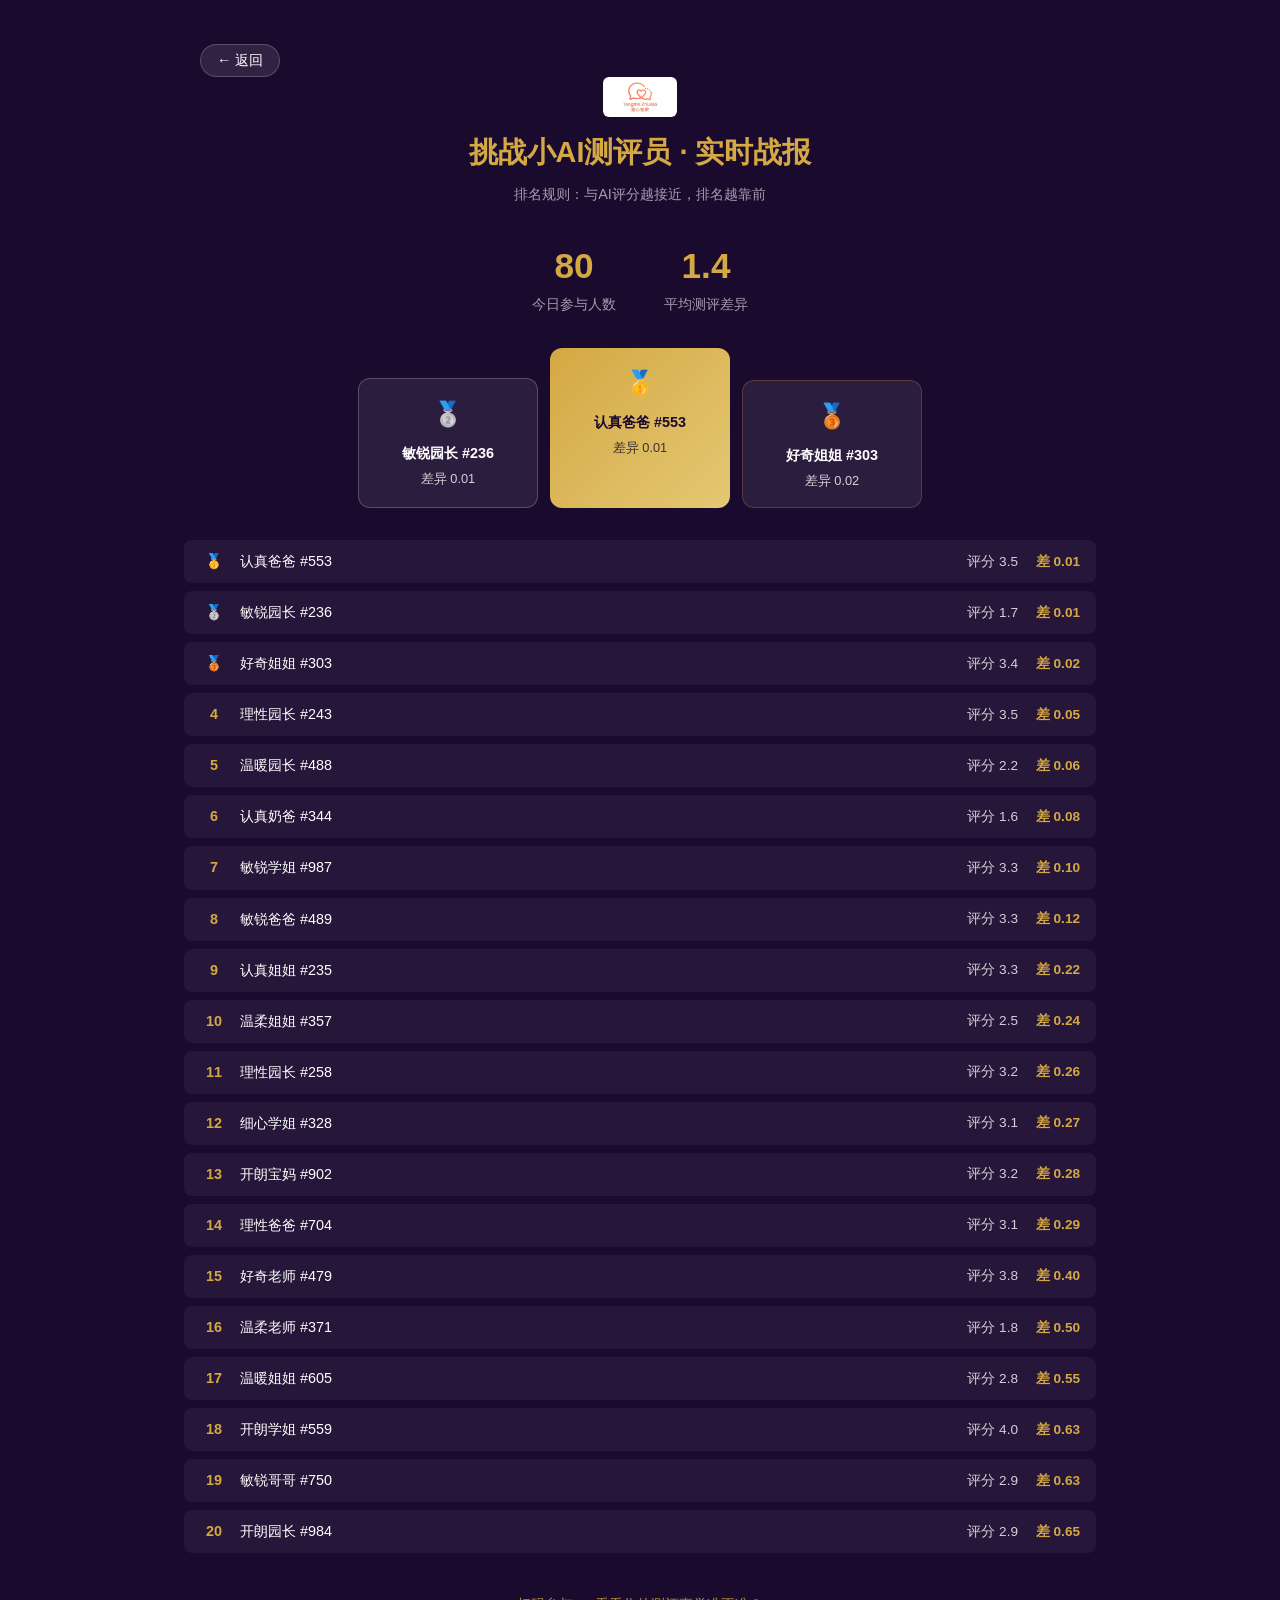
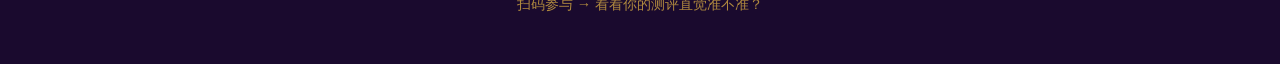
<file: leaderboard.html>
<!DOCTYPE html>
<html lang="zh-CN">
<head>
  <meta charset="UTF-8">
  <meta name="viewport" content="width=device-width, initial-scale=1.0">
  <title>挑战小AI测评员 · 实时战报 | 童心智教</title>
  <link rel="stylesheet" href="css/style.css">
  <style>
    body {
      margin: 0;
      background: #1A0A2E;
      color: #fff;
      font-family: -apple-system, BlinkMacSystemFont, "Segoe UI", "PingFang SC",
        "Hiragino Sans GB", "Microsoft YaHei", sans-serif;
      overflow: hidden;
      height: 100vh;
    }
  </style>
</head>
<body class="leaderboard-page">
  <div class="lb-container">
    <div class="lb-back-bar">
      <button class="lb-back-btn" onclick="history.back()">← 返回</button>
    </div>

    <header class="lb-header">
      <img src="assets/logo/童心智教logo.jpg" alt="童心智教" class="lb-header-logo">
      <h1>挑战小AI测评员 · 实时战报</h1>
      <p>排名规则：与AI评分越接近，排名越靠前</p>
    </header>

    <div class="lb-stats">
      <div class="lb-stat">
        <div class="lb-stat-value" id="lb-count">0</div>
        <div class="lb-stat-label">今日参与人数</div>
      </div>
      <div class="lb-stat">
        <div class="lb-stat-value" id="lb-avg-gap">0.0</div>
        <div class="lb-stat-label">平均测评差异</div>
      </div>
    </div>

    <div id="lb-podium" class="lb-podium" style="display:none;"></div>

    <div id="lb-list" class="lb-list" style="display:none;"></div>

    <div id="lb-loading" class="lb-loading">
      <div class="lb-loading-spinner"></div>
      <p>正在加载排行榜...</p>
    </div>

    <div class="lb-marquee">扫码参与 → 看看你的测评直觉准不准？</div>
  </div>

  <!-- Local Libraries -->
  <script src="js/lib/chart.umd.min.js"></script>

  <!-- App Scripts -->
  <script src="js/app.js"></script>
  <script src="js/leaderboard.js"></script>
  <script>
    function waitForApp() {
      if (window.App && App.Leaderboard && App.StorageManager) {
        // Also wait for data to be loaded (seed-leaderboard fetch)
        waitForData();
      } else {
        setTimeout(waitForApp, 100);
      }
    }

    function waitForData() {
      var data = App.Leaderboard.getData();
      if (data && data.length > 0) {
        initLeaderboard();
      } else {
        setTimeout(waitForData, 200);
      }
    }

    function initLeaderboard() {
      var podium = document.getElementById('lb-podium');
      var list = document.getElementById('lb-list');
      var countEl = document.getElementById('lb-count');
      var avgGapEl = document.getElementById('lb-avg-gap');
      var loading = document.getElementById('lb-loading');

      // Hide loading, show content
      if (loading) loading.style.display = 'none';
      podium.style.display = '';
      list.style.display = '';

      function refresh() {
        App.Leaderboard.renderPodium(podium);
        App.Leaderboard.renderList(list, 20);
        App.Leaderboard.renderStats(countEl, avgGapEl);
      }

      refresh();

      // Auto refresh every 10 seconds
      setInterval(refresh, 10000);

      // Cross-tab update via storage event
      window.addEventListener('storage', function (e) {
        if (e.key && e.key.indexOf('acr_') === 0) {
          refresh();
        }
      });
    }

    if (document.readyState === 'loading') {
      document.addEventListener('DOMContentLoaded', waitForApp);
    } else {
      waitForApp();
    }
  </script>
</body>
</html>
</file>
<file: css/style.css>
/* ============================================
   AI Classroom Rater — Design System
   ============================================ */

/* --- Design Tokens --- */
:root {
  --color-primary: #5B2C86;
  --color-primary-light: #7B4CA6;
  --color-primary-lighter: #EDE5F4;
  --color-primary-dark: #3B1C66;
  --color-accent: #D4A843;
  --color-accent-light: #F5ECD7;
  --color-accent-dark: #B48823;
  --color-success: #7ED321;
  --color-warning: #F5A623;
  --color-error: #E74C3C;
  --color-bg: #F8F9FA;
  --color-surface: #FFFFFF;
  --color-text: #333333;
  --color-text-secondary: #888888;
  --color-border: #E5E7EB;
  --color-dark-bg: #1A0A2E;
  --color-star: #F5A623;
  --color-star-empty: #D1D5DB;

  --font-family: -apple-system, BlinkMacSystemFont, "Segoe UI", "PingFang SC",
    "Hiragino Sans GB", "Microsoft YaHei", sans-serif;

  --radius-card: 12px;
  --radius-btn: 8px;
  --radius-full: 9999px;

  --shadow-sm: 0 1px 3px rgba(0,0,0,0.06);
  --shadow-md: 0 2px 12px rgba(0,0,0,0.08);
  --shadow-lg: 0 8px 30px rgba(0,0,0,0.12);

  --touch-target: 44px;
  --max-width: 480px;
}

/* --- Reset --- */
*, *::before, *::after {
  box-sizing: border-box;
  margin: 0;
  padding: 0;
}

html {
  font-size: 16px;
  -webkit-tap-highlight-color: transparent;
}

body {
  font-family: var(--font-family);
  background: var(--color-bg);
  color: var(--color-text);
  min-height: 100dvh;
  overflow-x: hidden;
  -webkit-font-smoothing: antialiased;
  line-height: 1.6;
}

img {
  max-width: 100%;
  height: auto;
  display: block;
}

button {
  font-family: inherit;
  cursor: pointer;
  border: none;
  background: none;
  -webkit-appearance: none;
  appearance: none;
}

/* --- Page System --- */
.page {
  display: none;
  min-height: 100dvh;
  max-width: var(--max-width);
  margin: 0 auto;
  padding: 0 20px;
}

.page.active {
  display: flex;
  flex-direction: column;
  animation: pageIn var(--transition-base) forwards;
}

@keyframes pageIn {
  from { opacity: 0; transform: translateY(12px); }
  to   { opacity: 1; transform: translateY(0); }
}

/* --- Buttons --- */
.btn-primary {
  background: linear-gradient(135deg, var(--color-primary), var(--color-primary-light));
  color: #fff;
  font-size: 1rem;
  font-weight: 600;
  padding: 14px 28px;
  border-radius: var(--radius-btn);
  min-height: var(--touch-target);
  min-width: 200px;
  text-align: center;
  transition: transform 0.2s ease, box-shadow 0.2s ease, opacity 0.2s ease;
  box-shadow: 0 4px 16px rgba(91, 44, 134, 0.25);
  letter-spacing: 0.5px;
}

.btn-primary:hover {
  transform: translateY(-2px);
  box-shadow: 0 6px 24px rgba(91, 44, 134, 0.35);
}

.btn-primary:active {
  transform: translateY(0);
  box-shadow: 0 2px 8px rgba(91, 44, 134, 0.2);
}

.btn-primary:disabled {
  opacity: 0.5;
  cursor: not-allowed;
  transform: none !important;
  box-shadow: none;
}

.btn-secondary {
  background: transparent;
  color: var(--color-primary);
  font-size: 0.9rem;
  font-weight: 500;
  padding: 10px 20px;
  border-radius: var(--radius-btn);
  min-height: 40px;
  border: 1.5px solid var(--color-primary);
  text-align: center;
  transition: all 0.2s ease;
  letter-spacing: 0.3px;
}

.btn-secondary:hover {
  background: var(--color-primary-lighter);
  transform: translateY(-1px);
}

.btn-small {
  padding: 8px 16px;
  font-size: 0.85rem;
  min-width: auto;
}

.btn-large {
  font-size: 1.15rem;
  padding: 16px 40px;
  border-radius: var(--radius-btn);
  width: 100%;
  max-width: 300px;
}

.btn-back {
  color: var(--color-primary);
  font-size: 0.95rem;
  padding: 8px 0;
  min-height: var(--touch-target);
  display: flex;
  align-items: center;
  gap: 4px;
  font-weight: 500;
}

/* --- Page Header --- */
.page-header {
  display: flex;
  align-items: center;
  padding: 12px 0;
  gap: 12px;
}

.page-title {
  font-size: 1.1rem;
  font-weight: 600;
  color: var(--color-text);
}

/* ============================================
   Home Page
   ============================================ */
#page-home {
  justify-content: center;
  align-items: center;
  text-align: center;
  padding: 40px 24px;
}

.home-content {
  display: flex;
  flex-direction: column;
  align-items: center;
  gap: 24px;
  width: 100%;
}

.home-logo-wrap {
  display: flex;
  justify-content: center;
}

.home-logo {
  height: 48px;
  width: auto;
  border-radius: 8px;
}

.home-title-area {
  display: flex;
  flex-direction: column;
  gap: 8px;
}

.home-title {
  font-size: 1.65rem;
  font-weight: 700;
  color: var(--color-primary);
  line-height: 1.3;
  letter-spacing: 1px;
}

.home-subtitle {
  font-size: 0.95rem;
  color: var(--color-text-secondary);
  line-height: 1.5;
}

.home-counter {
  font-size: 0.85rem;
  color: var(--color-text-secondary);
  margin-top: 4px;
}

.home-leaderboard-link {
  font-size: 0.85rem;
  color: var(--color-primary);
  text-decoration: underline;
  opacity: 0.7;
  transition: opacity 0.2s;
}

.home-leaderboard-link:hover {
  opacity: 1;
}

.counter-number {
  font-weight: 700;
  color: var(--color-accent);
  font-size: 1.1rem;
}

.home-footer {
  font-size: 0.7rem;
  color: #bbb;
  line-height: 1.4;
  max-width: 320px;
  margin-top: 8px;
}

.home-bottom-logo {
  margin-top: auto;
  padding-top: 16px;
}

.home-cuhk-logo {
  height: 36px;
  width: auto;
  opacity: 0.6;
}

/* ============================================
   Video Selection Page
   ============================================ */
#page-select {
  padding-bottom: 40px;
}

.video-tabs {
  display: flex;
  gap: 8px;
  padding: 4px 0 12px;
  overflow-x: auto;
  -webkit-overflow-scrolling: touch;
  scrollbar-width: none;
}

.video-tabs::-webkit-scrollbar {
  display: none;
}

.video-tab {
  padding: 8px 20px;
  font-size: 0.9rem;
  font-weight: 500;
  border-radius: var(--radius-full);
  background: var(--color-surface);
  color: var(--color-text-secondary);
  border: 1.5px solid var(--color-border);
  white-space: nowrap;
  transition: all 0.2s ease;
  min-height: var(--touch-target);
}

.video-tab.active {
  background: var(--color-primary);
  color: #fff;
  border-color: var(--color-primary);
}

.video-tab:not(.active):active {
  background: var(--color-primary-lighter);
}

.video-cards {
  display: flex;
  flex-direction: column;
  gap: 16px;
  padding-top: 8px;
}

.video-card {
  display: flex;
  align-items: center;
  gap: 16px;
  background: var(--color-surface);
  border-radius: var(--radius-card);
  padding: 16px;
  box-shadow: var(--shadow-md);
  cursor: pointer;
  transition: transform var(--transition-fast), box-shadow var(--transition-fast);
  min-height: 100px;
  -webkit-user-select: none;
  user-select: none;
}

.video-card:active {
  transform: scale(0.98);
  box-shadow: var(--shadow-sm);
}

.video-card-emoji {
  font-size: 2.5rem;
  width: 60px;
  height: 60px;
  display: flex;
  align-items: center;
  justify-content: center;
  background: var(--color-primary-lighter);
  border-radius: var(--radius-card);
  flex-shrink: 0;
}

.video-card-info {
  flex: 1;
  min-width: 0;
}

.video-card-title {
  font-size: 1.05rem;
  font-weight: 600;
  color: var(--color-text);
  margin-bottom: 4px;
}

.video-card-desc {
  font-size: 0.85rem;
  color: var(--color-text-secondary);
}

.video-card-tag {
  display: inline-block;
  font-size: 0.75rem;
  padding: 3px 10px;
  border-radius: var(--radius-full);
  margin-top: 8px;
  font-weight: 500;
}

.tag-hot {
  background: #FFF0F0;
  color: #E74C3C;
}

.tag-challenge {
  background: #FFF8E1;
  color: #F5A623;
}

.tag-warm {
  background: #E8F5E9;
  color: #7ED321;
}

.tag-family {
  background: #E3F2FD;
  color: #1976D2;
}

.tag-reflect {
  background: #F3E5F5;
  color: #7B1FA2;
}

.tag-warning {
  background: #FBE9E7;
  color: #D84315;
}

.tag-open {
  background: #E8EAF6;
  color: #303F9F;
}

/* ============================================
   Play + Rate Page
   ============================================ */
#page-play {
  padding-bottom: 80px;
}

/* Video — auto aspect ratio, no forced 16:9 */
.video-wrapper {
  position: relative;
  width: 100%;
  max-width: 400px;
  margin: 0 auto 20px;
  background: #000;
  border-radius: var(--radius-card);
  overflow: hidden;
}

.video-player {
  width: 100%;
  height: auto;
  display: block;
  object-fit: contain;
}

.video-overlay {
  position: absolute;
  inset: 0;
  display: flex;
  align-items: center;
  justify-content: center;
  background: rgba(0,0,0,0.3);
  transition: opacity var(--transition-base);
  z-index: 2;
}

.video-overlay.hidden {
  opacity: 0;
  pointer-events: none;
}

.btn-play-overlay {
  width: 64px;
  height: 64px;
  border-radius: 50%;
  background: rgba(255,255,255,0.9);
  color: var(--color-primary);
  font-size: 1.5rem;
  display: flex;
  align-items: center;
  justify-content: center;
  box-shadow: var(--shadow-lg);
  transition: transform var(--transition-fast);
}

.btn-play-overlay:active {
  transform: scale(0.92);
}

.video-error {
  position: absolute;
  inset: 0;
  display: flex;
  flex-direction: column;
  align-items: center;
  justify-content: center;
  background: rgba(0,0,0,0.7);
  color: #fff;
  gap: 12px;
  z-index: 3;
}

.video-progress-bar {
  position: absolute;
  bottom: 0;
  left: 0;
  right: 0;
  height: 3px;
  background: rgba(255,255,255,0.3);
  z-index: 2;
}

.video-progress-fill {
  height: 100%;
  background: var(--color-accent);
  width: 0%;
  transition: width 0.3s linear;
}

/* Rating Area */
.rating-area {
  padding: 0;
}

.rating-title {
  font-size: 1.1rem;
  font-weight: 600;
  color: var(--color-primary);
  margin-bottom: 16px;
}

.rating-dimensions {
  display: flex;
  flex-direction: column;
  gap: 18px;
}

.rating-dimension {
  display: flex;
  align-items: center;
  justify-content: space-between;
  gap: 12px;
}

.dimension-label {
  font-size: 0.9rem;
  color: var(--color-text);
  flex: 1;
  min-width: 0;
  line-height: 1.4;
}

.star-group {
  display: flex;
  gap: 2px;
  flex-shrink: 0;
}

.star {
  font-size: 28px;
  color: var(--color-star-empty);
  padding: 4px;
  cursor: pointer;
  transition: color var(--transition-fast), transform var(--transition-fast);
  -webkit-user-select: none;
  user-select: none;
  line-height: 1;
  touch-action: manipulation;
}

.star:hover {
  transform: scale(1.15);
}

.star.filled {
  color: var(--color-star);
}

.rating-hint {
  font-size: 0.8rem;
  color: var(--color-text-secondary);
  text-align: center;
  margin-top: 16px;
  min-height: 20px;
}

.rating-hint.hidden {
  visibility: hidden;
}

/* Submit button — always centered, never shifts */
.btn-submit-wrap {
  display: flex;
  justify-content: center;
  margin-top: 24px;
  padding-bottom: 12px;
}

.btn-submit {
  width: 100%;
  max-width: 300px;
  min-width: 200px;
  padding: 16px;
  font-size: 1.05rem;
}

@keyframes shake {
  0%, 100% { transform: translateX(0); }
  20%      { transform: translateX(-6px); }
  40%      { transform: translateX(6px); }
  60%      { transform: translateX(-4px); }
  80%      { transform: translateX(4px); }
}

.btn-submit.shake {
  animation: shake 0.4s ease;
}

/* ============================================
   Analysis Animation
   ============================================ */
#page-analysis {
  justify-content: center;
  align-items: center;
  background: linear-gradient(135deg, var(--color-primary-dark), var(--color-primary));
  color: #fff;
  position: relative;
  max-width: 100%;
}

.analysis-content {
  display: flex;
  flex-direction: column;
  align-items: center;
  gap: 28px;
  text-align: center;
  padding: 0 24px;
  position: relative;
  z-index: 1;
}

.analysis-icon {
  position: relative;
  width: 120px;
  height: 120px;
  display: flex;
  align-items: center;
  justify-content: center;
}

.analysis-pulse {
  position: absolute;
  inset: -15px;
  border-radius: 50%;
  background: rgba(255,255,255,0.08);
  animation: analysisPulse 2s ease-in-out infinite;
}

.analysis-logo {
  width: 90px;
  height: 90px;
  border-radius: 50%;
  z-index: 1;
  animation: analysisFloat 2s ease-in-out infinite;
  box-shadow: 0 4px 20px rgba(0,0,0,0.3);
  object-fit: cover;
}

@keyframes analysisPulse {
  0%, 100% { transform: scale(1); opacity: 0.3; }
  50%      { transform: scale(1.3); opacity: 0; }
}

@keyframes analysisFloat {
  0%, 100% { transform: translateY(0); }
  50%      { transform: translateY(-8px); }
}

.analysis-progress {
  width: 200px;
  height: 4px;
  background: rgba(255,255,255,0.2);
  border-radius: 2px;
  overflow: hidden;
}

.analysis-progress-bar {
  height: 100%;
  background: var(--color-accent);
  border-radius: 2px;
  width: 0%;
  animation: progressFill 3s ease-out forwards;
}

@keyframes progressFill {
  from { width: 0%; }
  to   { width: 100%; }
}

.analysis-status {
  font-size: 1rem;
  opacity: 0.9;
  min-height: 1.5em;
  transition: opacity 250ms ease;
}

.analysis-particles {
  position: fixed;
  inset: 0;
  pointer-events: none;
  overflow: hidden;
  z-index: 0;
}

.particle {
  position: absolute;
  width: 6px;
  height: 6px;
  background: rgba(212,168,67,0.6);
  border-radius: 50%;
  animation: particleFloat 3s ease-out infinite;
}

.particle:nth-child(1) { left: 20%; bottom: 30%; animation-delay: 0s; }
.particle:nth-child(2) { left: 50%; bottom: 40%; animation-delay: 0.5s; }
.particle:nth-child(3) { left: 75%; bottom: 25%; animation-delay: 1s; }
.particle:nth-child(4) { left: 35%; bottom: 50%; animation-delay: 1.5s; }
.particle:nth-child(5) { left: 60%; bottom: 35%; animation-delay: 2s; }
.particle:nth-child(6) { left: 85%; bottom: 45%; animation-delay: 0.8s; }

@keyframes particleFloat {
  0%   { transform: translateY(0) scale(1); opacity: 1; }
  100% { transform: translateY(-120px) scale(0); opacity: 0; }
}

/* ============================================
   Result Page — Premium Upgrade
   ============================================ */
#page-result {
  padding-bottom: 40px;
  background: linear-gradient(180deg, #f7f5f0 0%, var(--color-bg) 30%);
}

.result-content {
  display: flex;
  flex-direction: column;
  gap: 24px;
}

.result-header {
  text-align: center;
  padding-top: 20px;
  animation: fadeDown 0.6s ease;
}

@keyframes fadeDown {
  from { opacity: 0; transform: translateY(-12px); }
  to   { opacity: 1; transform: translateY(0); }
}

.result-title {
  font-size: 1.6rem;
  font-weight: 700;
  color: var(--color-primary);
  margin-bottom: 16px;
  letter-spacing: 1px;
}

.result-scores-summary {
  display: flex;
  align-items: center;
  justify-content: center;
  gap: 20px;
  background: var(--color-surface);
  border-radius: var(--radius-card);
  padding: 16px 24px;
  box-shadow: var(--shadow-md);
}

.result-score-item {
  display: flex;
  flex-direction: column;
  align-items: center;
  gap: 4px;
}

.result-score-label {
  font-size: 0.75rem;
  font-weight: 600;
  letter-spacing: 0.5px;
  text-transform: uppercase;
}

.result-score-value {
  font-size: 2.4rem;
  font-weight: 700;
  color: var(--color-text);
  letter-spacing: -1px;
}

.result-score-divider {
  font-size: 1.8rem;
  color: var(--color-border);
  font-weight: 200;
}

/* Radar Chart — Premium */
.radar-container {
  width: 100%;
  max-width: 340px;
  margin: 0 auto;
  padding: 16px;
  background: var(--color-surface);
  border-radius: var(--radius-card);
  box-shadow: var(--shadow-md);
  animation: radarReveal 0.8s ease 0.2s forwards;
  opacity: 0;
}

@keyframes radarReveal {
  from { opacity: 0; transform: scale(0.9); }
  to   { opacity: 1; transform: scale(1); }
}

.radar-legend {
  display: flex;
  justify-content: center;
  gap: 28px;
  margin-top: 8px;
}

.legend-item {
  display: flex;
  align-items: center;
  gap: 6px;
  font-size: 0.8rem;
  color: var(--color-text-secondary);
  font-weight: 500;
}

.legend-dot {
  width: 10px;
  height: 10px;
  border-radius: 50%;
  flex-shrink: 0;
}

/* Insights Card — Premium */
.insights-card {
  background: var(--color-surface);
  border-radius: var(--radius-card);
  padding: 24px;
  box-shadow: var(--shadow-md);
  border-left: 4px solid var(--color-accent);
  animation: cardSlideIn 0.6s ease 0.4s forwards;
  opacity: 0;
}

@keyframes cardSlideIn {
  from { opacity: 0; transform: translateY(16px); }
  to   { opacity: 1; transform: translateY(0); }
}

.insights-title {
  font-size: 1.05rem;
  font-weight: 700;
  color: var(--color-primary);
  margin-bottom: 16px;
  letter-spacing: 0.5px;
}

.insights-section {
  margin-bottom: 14px;
}

.insight-item {
  display: flex;
  gap: 10px;
  margin-bottom: 10px;
  font-size: 0.9rem;
  line-height: 1.6;
  color: var(--color-text);
  animation: insightIn 0.5s ease forwards;
  opacity: 0;
}

.insight-item:nth-child(1) { animation-delay: 0.5s; }
.insight-item:nth-child(2) { animation-delay: 0.7s; }
.insight-item:nth-child(3) { animation-delay: 0.9s; }
.insight-item:nth-child(4) { animation-delay: 1.1s; }

@keyframes insightIn {
  from { opacity: 0; transform: translateY(8px); }
  to   { opacity: 1; transform: translateY(0); }
}

.insight-icon {
  flex-shrink: 0;
  font-size: 1.1rem;
  margin-top: 2px;
}

.insights-summary {
  font-size: 0.9rem;
  color: var(--color-text-secondary);
  font-style: italic;
  line-height: 1.6;
  padding-top: 12px;
  border-top: 1px solid var(--color-border);
  animation: insightIn 0.5s ease 1.2s forwards;
  opacity: 0;
}

.result-actions {
  display: flex;
  flex-direction: column;
  gap: 12px;
  align-items: center;
  animation: insightIn 0.5s ease 1.4s forwards;
  opacity: 0;
}

.result-secondary-actions {
  display: flex;
  gap: 12px;
  align-items: center;
  justify-content: center;
  flex-wrap: wrap;
}

.result-secondary-actions .btn-secondary,
.result-secondary-actions a {
  text-decoration: none;
  min-width: 120px;
}

/* ============================================
   Share Card
   ============================================ */
.share-page {
  position: fixed;
  inset: 0;
  background: rgba(0,0,0,0.6);
  z-index: 200;
  justify-content: center;
  align-items: center;
  padding: 20px;
}

.share-card-outer {
  display: flex;
  flex-direction: column;
  align-items: center;
  gap: 16px;
  max-height: 90dvh;
  overflow-y: auto;
}

.share-card {
  width: 340px;
  background: linear-gradient(135deg, #5B2C86, #7B4CA6);
  border-radius: var(--radius-card);
  padding: 24px;
  color: #fff;
  box-shadow: var(--shadow-lg);
}

.share-card-header {
  display: flex;
  align-items: center;
  gap: 12px;
  margin-bottom: 16px;
}

.share-card-logo {
  width: 36px;
  height: 36px;
  border-radius: 6px;
  flex-shrink: 0;
  object-fit: contain;
}

.share-card-brand {
  display: flex;
  flex-direction: column;
}

.share-card-app {
  font-size: 0.95rem;
  font-weight: 600;
}

.share-card-org {
  font-size: 0.7rem;
  opacity: 0.7;
}

.share-card-title {
  text-align: center;
  font-size: 1.1rem;
  font-weight: 600;
  margin-bottom: 16px;
}

.share-card-chart {
  display: flex;
  justify-content: center;
  margin-bottom: 16px;
}

.share-radar-img {
  width: 180px;
  height: 180px;
}

.share-card-scores {
  display: flex;
  justify-content: space-around;
  margin-bottom: 12px;
  font-size: 0.85rem;
}

.share-card-score-item {
  text-align: center;
}

.share-card-score-label {
  display: block;
  font-size: 0.7rem;
  opacity: 0.8;
  margin-bottom: 2px;
}

.share-card-score-value {
  font-size: 1.3rem;
  font-weight: 700;
}

.share-card-summary {
  font-size: 0.8rem;
  opacity: 0.85;
  text-align: center;
  line-height: 1.5;
  margin-bottom: 12px;
}

.share-card-footer {
  text-align: center;
  font-size: 0.75rem;
  opacity: 0.6;
  padding-top: 10px;
  border-top: 1px solid rgba(255,255,255,0.2);
}

.share-card-qrcode {
  margin-top: 8px;
}

.share-card-qrcode img,
.share-card-qrcode canvas {
  width: 80px;
  height: 80px;
  display: block;
  margin: 0 auto;
  border-radius: 4px;
}

.share-actions {
  display: flex;
  gap: 12px;
}

.share-actions .btn-primary,
.share-actions .btn-secondary {
  color: #fff;
  border-color: rgba(255,255,255,0.5);
  background: rgba(255,255,255,0.15);
  min-width: 120px;
}

.share-actions .btn-primary {
  background: var(--color-accent);
  color: var(--color-text);
}

/* ============================================
   Leaderboard Dark Theme
   ============================================ */
.leaderboard-page {
  background: var(--color-dark-bg);
  color: #fff;
  min-height: 100vh;
  font-family: var(--font-family);
}

.lb-container {
  max-width: 960px;
  margin: 0 auto;
  padding: 32px 24px;
}

.lb-header {
  text-align: center;
  margin-bottom: 32px;
}

.lb-header-logo {
  height: 40px;
  margin: 0 auto 12px;
  border-radius: 6px;
}

.lb-header h1 {
  font-size: 1.8rem;
  font-weight: 700;
  color: var(--color-accent);
  margin-bottom: 8px;
}

.lb-header p {
  font-size: 0.9rem;
  opacity: 0.6;
}

.lb-stats {
  display: flex;
  justify-content: center;
  gap: 48px;
  margin-bottom: 32px;
}

.lb-stat {
  text-align: center;
}

.lb-stat-value {
  font-size: 2.2rem;
  font-weight: 700;
  color: var(--color-accent);
}

.lb-stat-label {
  font-size: 0.85rem;
  opacity: 0.6;
}

.lb-podium {
  display: flex;
  justify-content: center;
  align-items: flex-end;
  gap: 12px;
  margin-bottom: 32px;
}

.lb-podium-card {
  background: rgba(255,255,255,0.08);
  border-radius: var(--radius-card);
  padding: 16px 20px;
  text-align: center;
  min-width: 140px;
  position: relative;
}

.lb-podium-card.rank-1 {
  background: linear-gradient(135deg, #D4A843, #E4C873);
  color: #1A0A2E;
  min-height: 160px;
}

.lb-podium-card.rank-2 {
  min-height: 130px;
  border: 1px solid rgba(192,192,192,0.3);
}

.lb-podium-card.rank-3 {
  min-height: 110px;
  border: 1px solid rgba(205,127,50,0.3);
}

.lb-rank-badge {
  font-size: 1.5rem;
  margin-bottom: 8px;
}

.lb-podium-name {
  font-size: 0.9rem;
  font-weight: 600;
  margin-bottom: 4px;
}

.lb-podium-score {
  font-size: 0.8rem;
  opacity: 0.8;
}

.lb-list {
  display: flex;
  flex-direction: column;
  gap: 8px;
}

.lb-row {
  display: flex;
  align-items: center;
  gap: 12px;
  padding: 10px 16px;
  background: rgba(255,255,255,0.05);
  border-radius: var(--radius-btn);
  font-size: 0.9rem;
}

.lb-row-rank {
  width: 28px;
  text-align: center;
  font-weight: 600;
  color: var(--color-accent);
}

.lb-row-name {
  flex: 1;
  min-width: 0;
  overflow: hidden;
  text-overflow: ellipsis;
  white-space: nowrap;
}

.lb-row-score {
  font-size: 0.85rem;
  opacity: 0.8;
}

.lb-row-gap {
  font-size: 0.85rem;
  color: var(--color-accent);
  font-weight: 600;
  min-width: 50px;
  text-align: right;
}

.lb-marquee {
  text-align: center;
  padding: 16px;
  font-size: 0.9rem;
  color: var(--color-accent);
  opacity: 0.8;
  margin-top: 24px;
}

.lb-loading {
  text-align: center;
  padding: 60px 20px;
}

.lb-loading-spinner {
  width: 32px;
  height: 32px;
  border: 3px solid rgba(255,255,255,0.2);
  border-top-color: #D4A843;
  border-radius: 50%;
  margin: 0 auto 16px;
  animation: lbSpin 0.8s linear infinite;
}

.lb-loading p {
  opacity: 0.6;
}

@keyframes lbSpin {
  to { transform: rotate(360deg); }
}

/* --- Leaderboard Back Button --- */
.lb-back-bar {
  padding: 12px 16px 0;
}

.lb-back-btn {
  background: rgba(255,255,255,0.1);
  border: 1px solid rgba(255,255,255,0.2);
  color: #fff;
  font-size: 0.9rem;
  padding: 6px 16px;
  border-radius: 20px;
  cursor: pointer;
  transition: background 0.2s;
}

.lb-back-btn:hover {
  background: rgba(255,255,255,0.2);
}

@keyframes highlightNew {
  0%   { background: rgba(212,168,67,0.3); }
  100% { background: rgba(255,255,255,0.05); }
}

.lb-row.new-entry {
  animation: highlightNew 3s ease forwards;
}

/* ============================================
   Responsive — Desktop & Tablet
   ============================================ */
@media (min-width: 768px) {
  .page {
    max-width: 600px;
  }

  .video-cards {
    flex-direction: row;
  }

  .video-card {
    flex-direction: column;
    text-align: center;
    flex: 1;
    padding: 24px 16px;
  }

  .home-title {
    font-size: 2rem;
  }

  .video-wrapper {
    max-width: 450px;
  }

  .lb-podium-card {
    min-width: 180px;
  }
}

@media (min-width: 1024px) {
  .page {
    max-width: 700px;
  }

  .video-wrapper {
    max-width: 500px;
  }
}

/* ============================================
   Admin Panel
   ============================================ */
#page-admin {
  max-width: 100%;
  padding: 0;
  background: #f0f0f5;
  min-height: 100vh;
}

.admin-header {
  display: flex;
  align-items: center;
  justify-content: space-between;
  padding: 16px 24px;
  background: var(--color-primary);
  color: #fff;
  position: sticky;
  top: 0;
  z-index: 50;
}

.admin-title {
  font-size: 1.2rem;
  font-weight: 700;
  color: #fff;
  margin: 0;
}

.admin-layout {
  display: flex;
  min-height: calc(100vh - 60px);
}

.admin-sidebar {
  width: 260px;
  background: #fff;
  border-right: 1px solid var(--color-border);
  padding: 16px;
  flex-shrink: 0;
  position: sticky;
  top: 60px;
  height: calc(100vh - 60px);
  overflow-y: auto;
}

.admin-sidebar-header {
  margin-bottom: 12px;
}

.admin-sidebar-header h2 {
  font-size: 1rem;
  font-weight: 600;
  margin-bottom: 8px;
}

.admin-sidebar-actions {
  display: flex;
  gap: 6px;
  flex-wrap: wrap;
}

.admin-sidebar-links {
  margin-bottom: 12px;
  padding-bottom: 12px;
  border-bottom: 1px solid var(--color-border);
}

.admin-video-list {
  list-style: none;
  padding: 0;
}

.admin-video-item {
  display: flex;
  align-items: center;
  gap: 8px;
  padding: 10px 12px;
  border-radius: 8px;
  cursor: pointer;
  font-size: 0.85rem;
  transition: background 0.15s;
  margin-bottom: 2px;
}

.admin-video-item:hover {
  background: var(--color-primary-lighter);
}

.admin-video-item.active {
  background: var(--color-primary);
  color: #fff;
}

.admin-video-emoji {
  font-size: 1.2rem;
}

.admin-video-id {
  font-size: 0.75rem;
  opacity: 0.6;
  font-family: monospace;
}

.admin-video-title {
  flex: 1;
  overflow: hidden;
  text-overflow: ellipsis;
  white-space: nowrap;
}

.admin-badge-custom {
  font-size: 0.65rem;
  padding: 2px 6px;
  background: var(--color-accent);
  color: #fff;
  border-radius: 4px;
  white-space: nowrap;
}

.admin-main {
  flex: 1;
  padding: 24px;
  overflow-y: auto;
  min-width: 0;
}

.admin-form-scroll {
  display: flex;
  gap: 32px;
  align-items: flex-start;
}

.admin-form {
  flex: 1;
  min-width: 0;
  max-width: 700px;
}

.admin-preview {
  width: 360px;
  flex-shrink: 0;
  position: sticky;
  top: 84px;
}

.admin-preview h3 {
  font-size: 0.95rem;
  font-weight: 600;
  margin-bottom: 12px;
  color: var(--color-text-secondary);
}

.admin-preview-card {
  background: #fff;
  border-radius: var(--radius-card);
  padding: 16px;
  box-shadow: var(--shadow-md);
}

.admin-preview-insights {
  margin-top: 12px;
}

.admin-section {
  background: #fff;
  border-radius: var(--radius-card);
  padding: 20px;
  margin-bottom: 16px;
  box-shadow: var(--shadow-sm);
}

.admin-section h3 {
  font-size: 0.95rem;
  font-weight: 600;
  color: var(--color-primary);
  margin-bottom: 12px;
  display: flex;
  align-items: center;
  gap: 8px;
}

.admin-field {
  margin-bottom: 10px;
}

.admin-field label {
  display: block;
  font-size: 0.78rem;
  font-weight: 500;
  color: var(--color-text-secondary);
  margin-bottom: 4px;
}

.admin-field input[type="text"],
.admin-field input[type="number"],
.admin-field textarea {
  width: 100%;
  padding: 8px 12px;
  border: 1.5px solid var(--color-border);
  border-radius: 6px;
  font-size: 0.9rem;
  font-family: inherit;
  transition: border-color 0.2s;
  background: #fff;
}

.admin-field input:focus,
.admin-field textarea:focus {
  outline: none;
  border-color: var(--color-primary);
}

.admin-field textarea {
  resize: vertical;
}

.admin-field-row {
  display: flex;
  gap: 12px;
  align-items: flex-start;
}

.admin-field-flex {
  flex: 1;
}

.admin-slider-row {
  display: flex;
  align-items: center;
  gap: 8px;
}

.admin-range {
  flex: 1;
}

.admin-num-input {
  text-align: center;
}

.admin-subtitle-row,
.admin-dimension-row,
.admin-array-item {
  background: #fafafa;
  border: 1px solid var(--color-border);
  border-radius: 8px;
  padding: 12px;
  margin-bottom: 8px;
}

.admin-array-item textarea {
  width: 100%;
  padding: 8px 12px;
  border: 1.5px solid var(--color-border);
  border-radius: 6px;
  font-size: 0.9rem;
  font-family: inherit;
  resize: vertical;
  background: #fff;
  box-sizing: border-box;
}

.admin-array-item textarea:focus {
  outline: none;
  border-color: var(--color-primary);
}

.admin-array-item-actions {
  display: flex;
  gap: 4px;
  margin-top: 4px;
}

.admin-actions {
  display: flex;
  gap: 12px;
  margin-top: 8px;
}

.admin-btn {
  display: inline-flex;
  align-items: center;
  justify-content: center;
  padding: 8px 16px;
  border-radius: 6px;
  font-size: 0.85rem;
  font-weight: 500;
  cursor: pointer;
  border: none;
  transition: all 0.15s;
  font-family: inherit;
  text-decoration: none;
}

.admin-btn-sm {
  padding: 5px 10px;
  font-size: 0.78rem;
  background: var(--color-primary-lighter);
  color: var(--color-primary);
}

.admin-btn-sm:hover {
  background: var(--color-primary);
  color: #fff;
}

.admin-btn-xs {
  padding: 3px 8px;
  font-size: 0.75rem;
  background: #e8e8ee;
  color: #555;
}

.admin-btn-xs:hover {
  background: #ddd;
}

.admin-btn-xs:disabled {
  opacity: 0.3;
  cursor: not-allowed;
}

.admin-btn-primary {
  background: var(--color-primary);
  color: #fff;
  padding: 10px 24px;
}

.admin-btn-primary:hover {
  background: var(--color-primary-dark);
}

.admin-btn-danger {
  background: transparent;
  color: var(--color-error);
  border: 1px solid var(--color-error);
}

.admin-btn-danger:hover {
  background: var(--color-error);
  color: #fff;
}

.admin-btn-add {
  background: transparent;
  color: var(--color-primary);
  border: 1px dashed var(--color-primary);
  margin-left: auto;
}

.admin-btn-add:hover {
  background: var(--color-primary-lighter);
}

.admin-btn-import-label {
  cursor: pointer;
}

.admin-empty {
  text-align: center;
  padding: 60px 20px;
  color: var(--color-text-secondary);
  font-size: 1rem;
}

/* Mobile fallback for admin */
@media (max-width: 900px) {
  .admin-layout {
    flex-direction: column;
  }

  .admin-sidebar {
    width: 100%;
    position: static;
    height: auto;
    border-right: none;
    border-bottom: 1px solid var(--color-border);
  }

  .admin-form-scroll {
    flex-direction: column;
  }

  .admin-preview {
    width: 100%;
    position: static;
  }
}
</file>
